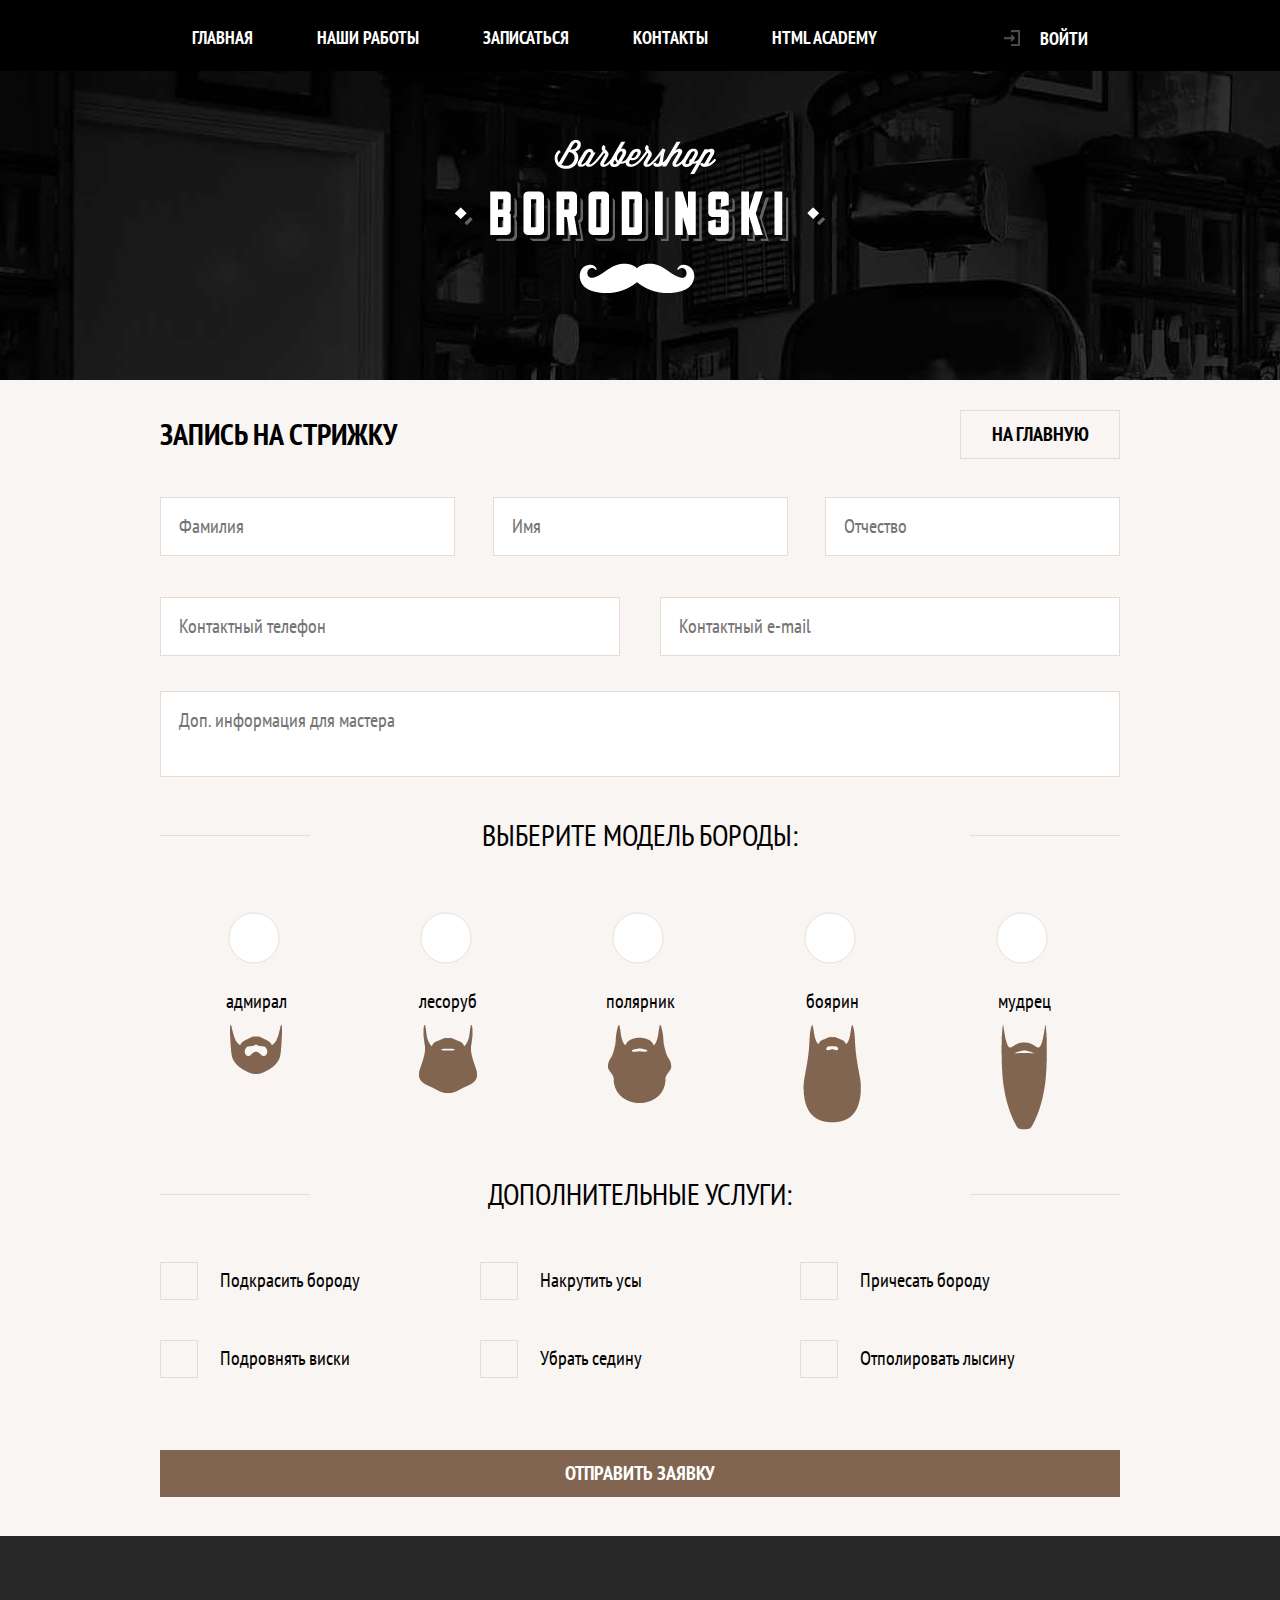
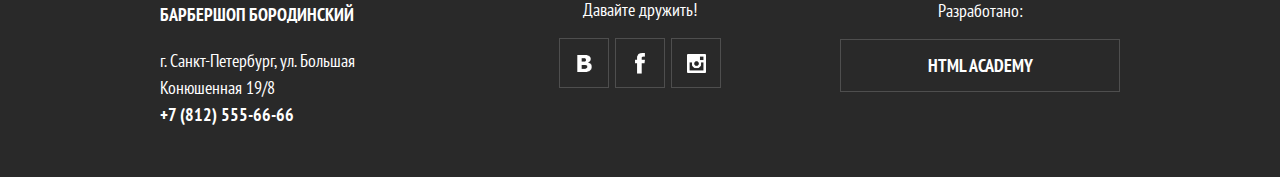
<file: sign-up.html>
<!DOCTYPE html>
<html lang="en">

<head>
    <meta charset="UTF-8">
    <meta name="viewport" content="width=device-width, initial-scale=1.0">
    <!-- правильный viewport тэг -->
    <title>Borodinski - barbershop</title>
    <link rel="stylesheet" href="./css/app.min.css">

    <link href="https://fonts.googleapis.com/css2?family=PT+Sans+Narrow:wght@400;700&display=swap" rel="stylesheet">
</head>

<body>
    <header class="page-header">
        <a href="index.html" class="page-header__logo">
            <picture>
                <source media="(min-width: 1200px)" srcset="img/dest/svg/logotype-desktop.svg">
                <source media="(min-width: 768px)" srcset="img/dest/svg/logotype-tablet.svg">
                <img class="page-header__logo-image" src="img/dest/svg/logotype-mobile.svg" alt="Барбершоп Бородинский логотип">
            </picture>
        </a>

        <nav class="main-nav main-nav--closed">
            <div class="main-nav__wrapper">
                <button class="main-nav__toggle" type="button"><span class="visually-hidden">Открыть
                        меню</span></button>
                <div class="main-nav__wrapper">
                    <ul class="main-nav__list site-list">
                        <li class="site-list__item site-list__item--active"><a>Главная</a></li>
                        <li class="site-list__item "><a href="works.html">Наши работы</a></li>
                        <li class="site-list__item"><a href="sign-up.html">Записаться</a></li>
                        <li class="site-list__item"><a href="#contacts_ancor">Контакты</a></li>
                        <li class="site-list__item"><a href="htmlacademy.ru/">HTML Academy</a></li>
                    </ul>
                    <ul class="main-nav__list user-list">
                        <li class="user-list__item"><a href="login.html" class="user-list__login">
                                <svg class="user-list__login-icon" xmlns="http://www.w3.org/2000/svg"
                                    xmlns:xlink="http://www.w3.org/1999/xlink" width="16" height="16"
                                    viewBox="0 0 16 16">
                                    <image id="login.svg" class="cls-1" width="16" height="16"
                                        xlink:href="[data-uri]" />
                                </svg>
                                Войти</a>
                        </li>
                    </ul>
                </div>
            </div>
        </nav>
    </header>


    <h1 class="visually-hidden">Барбершоп "Бородинский" - истинно мужская классика</h1>
    <section class="form-sign-up">
        <div class="form-sign-up__wrapper">
            <div class="form-sign-up__title-wrapper title__wrapper">
                <h2 class="form-sign-up__title title">Запись на стрижку</h2>
                <a href="index.html" class="form-sign-up__button button button--white">На главную</a>
            </div>
            <form action="#" id="form" class="form">
                <div class="form-sign-up__name-fields">
                    <input class="form-sign-up__input-text" type="text" placeholder="Фамилия" name="soname">
                    <input class="form-sign-up__input-text" type="text" placeholder="Имя" name="name">
                    <input class="form-sign-up__input-text" type="text" placeholder="Отчество" name="middle-name">
                </div>
                <div class="form-sign-up__contacts-fields">
                    <input class="form-sign-up__input-text" type="tel" placeholder="Контактный телефон" name="tel">
                    <input class="form-sign-up__input-text" type="email" placeholder="Контактный e-mail" name="e-mail">
                </div>
                <div class="form-sign-up__add-info">
                    <textarea class="form-sign-up__input-text form-sign-up__input-textarea" wrap="soft" placeholder="Доп. информация для мастера"></textarea>
                </div>


                <h3 class="form-sign-up__select-title">Выберите модель бороды:</h3>
                <div class="form-sign-up__beard-radio">
                    <p> 
                        <svg height="100" width="100" class="form-sign-up__radio-svg">
                            <circle cx="50" cy="50" r="25" stroke="#e8e1d9" stroke-width="1" fill="#ffffff" />
                            <circle cx="50" cy="50" r="9" stroke="#e8e1d9" stroke-width="1" fill="#ffffff" class="sub-circle"/>
                         </svg>
                        <input type="radio" name="beard" value="admiral" id="admiralBeard" class="form-sign-up__input-radio" checked>
                        <label for="admiralBeard"><span>адмирал</span></label>
                        <img src="img/dest/svg/sign-up/beard-1.svg" alt="Борода адмирал">
                    </p>
                    <p>
                        <svg height="100" width="100" class="form-sign-up__radio-svg">
                            <circle cx="50" cy="50" r="25" stroke="#e8e1d9" stroke-width="1" fill="#ffffff" />
                            <circle cx="50" cy="50" r="9" stroke="#e8e1d9" stroke-width="1" fill="#ffffff" class="sub-circle"/>
                         </svg>
                        <input type="radio" name="beard" value="lumberjack" id="lumberjackBeard" class="form-sign-up__input-radio">
                        <label for="lumberjackBeard"><span>лесоруб</span></label>
                        <img src="img/dest/svg/sign-up/beard-2.svg" alt="Борода лесоруба">
                    </p>
                    <p>
                        <svg height="100" width="100" class="form-sign-up__radio-svg">
                            <circle cx="50" cy="50" r="25" stroke="#e8e1d9" stroke-width="1" fill="#ffffff" />
                            <circle cx="50" cy="50" r="9" stroke="#e8e1d9" stroke-width="1" fill="#ffffff" class="sub-circle"/>
                         </svg>
                        <input type="radio" name="beard" value="polar" id="polarBeard" class="form-sign-up__input-radio">
                        <label for="polarBeard"><span>полярник</span></label>
                        <img src="img/dest/svg/sign-up/beard-3.svg" alt="Борода полярника">
                    </p>
                    <p>
                        <svg height="100" width="100" class="form-sign-up__radio-svg">
                            <circle cx="50" cy="50" r="25" stroke="#e8e1d9" stroke-width="1" fill="#ffffff" />
                            <circle cx="50" cy="50" r="9" stroke="#e8e1d9" stroke-width="1" fill="#ffffff" class="sub-circle"/>
                         </svg>
                        <input type="radio" name="beard" value="boyar" id="boyarBeard" class="form-sign-up__input-radio">
                        <label for="boyarBeard"><span>боярин</span></label>
                        <img src="img/dest/svg/sign-up/beard-4.svg" alt="Борода боярина">
                    </p>
                    <p>
                        <svg height="100" width="100" class="form-sign-up__radio-svg">
                            <circle cx="50" cy="50" r="25" stroke="#e8e1d9" stroke-width="1" fill="#ffffff" />
                            <circle cx="50" cy="50" r="9" stroke="#e8e1d9" stroke-width="1" fill="#ffffff" class="sub-circle"/>
                         </svg>
                        <input type="radio" name="beard" value="sage" id="sageBeard" class="form-sign-up__input-radio">
                        <label for="sageBeard"><span>мудрец</span></label>
                        <img src="img/dest/svg/sign-up/beard-5.svg" alt="Борода мудреца">
                    </p>
                    
                </div>


                <!-- this -->
                <h3 class="form-sign-up__select-title">Дополнительные услуги:</h3>
                <div class="form-sign-up__additional-service">
                    <p> 
                        <input type="checkbox" value="paint-beard" id="formPaintBeard" class="form-sign-up__additional-service__checkbox">
                        <label for="formPaintBeard"><span>Подкрасить бороду</span></label>
                    </p>
                    <p>
                        <input type="checkbox" value="twist-mustache" id="formTwistMustache" class="form-sign-up__additional-service__checkbox">
                        <label for="formTwistMustache"><span>Накрутить усы</span></label>
                    </p>
                    <p>
                        <input type="checkbox" value="comb-beard" id="formCombBeard" class="form-sign-up__additional-service__checkbox">
                        <label for="formCombBeard"><span>Причесать бороду</span></label>
                    </p>
                    <p>
                        <input type="checkbox" value="trim" id="formTrim" class="form-sign-up__additional-service__checkbox">
                        <label for="formTrim"><span>Подровнять виски</span></label>
                    </p>
                    <p>
                        <input type="checkbox" value="remove-gray-hair" id="formRemoveGrayHair" class="form-sign-up__additional-service__checkbox">
                        <label for="formRemoveGrayHair"><span>Убрать седину</span></label>
                    </p>
                    <p>
                        <input type="checkbox" value="polish-bald-head" id="formPolishBaldHead" class="form-sign-up__additional-service__checkbox">
                        <label for="formPolishBaldHead"><span>Отполировать лысину</span></label>
                    </p>    
                </div>
                <button type="submit" class="form-sign-up__submit button button--brown">Отправить заявку</button>
            </form>
        </div>
    </section>

    <footer class="footer">
        <a name="contacts_ancor" class="visually-hidden"></a>
        <div class="contacts">
            <address class="contacts__addr">
                <b class="footer__name-org">Барбершоп Бородинский</b>
                <p class="footer__adress">г. Санкт-Петербург, ул. Большая<br /> Конюшенная 19/8</p>
            </address>
            <div class="block-link"><a href="tel:+78125556666">+7 (812) 555-66-66</a></div>
        </div>

        <div class="social">
            <div class="social__inner">
                <h3 class="social__inner-title">Давайте дружить!</h3>
                <div class="social__block social__block--vk">
                    <img src="./img/dest/vk-icon.png" alt="" class="social__block__img">
                </div>
                <div class="social__block social__block--fb">
                    <img src="./img/dest/facebook-icon.png" alt="" class="social__block__img">
                </div>
                <div class="social__block social__block--inst">
                    <img src="./img/dest/insta-icon.png" alt="" class="social__block__img">
                </div>
            </div>
        </div>
        <div class="developer">
            <b class="developer__title">Разработано:</b>
            <div class="block-link"><a href="">HTML ACADEMY</a></div>
        </div>
    </footer>


    <!-- Окно регистрации-->

    <div class="autorization__wrapper visually-hidden  ">
        <div class="autorization">
            <form action="#" class="autorization__form">
                <h2 class="autorization__title">Личный кабинет</h2>
                <span class="autorization__desc">Введите свой логин и пароль, чтобы войти</span>
                <p>
                    <label class="visually-hidden" for="autorization__login">Логин</label>
                    <input type="text" id="autorization__login" class="autorization-field autorization__login" name="login" placeholder="Логин">
                </p>
                <p>
                    <label class="visually-hidden" for="autorization__password">Пароль</label>
                    <input type="password" id="autorization__password" class="autorization-field autorization__password" placeholder="Пароль">
                </p>


                <div class="autorization__options">
                    <label class="autorization__label">
                        <input type="checkbox" class="checkbox">
                        <span class="checkbox__span"></span>
                        Запомните меня
                    </label>
                    <a href="#" class="autorization__forgot">Я забыл пароль!</a>
                </div>
                <div class="autorization__buttons">
                    <button class="button button--brown button--enter">Войти <span>&nbsp;в личный кабинет</span></button>
                    <button class="button button--white button--close">Закрыть</button>
                </div>
            </form>
            <div class="cross">
                <span class="cross45"></span>
                <span class="cross-45"></span>
            </div>
        </div>
    </div>

    <!-- Модальные окна статусы формы с усами -->
    <div class="modal visually-hidden">
        <div class="modal-success">
            <h2 class="modal-title">Это успех!</h2>
            <p class="modal-text">Ваша заявка отправлена. <br>
                Ожидайте, мы свяжемся с вами как только 
                будет <br> минутка.</p>
            <button class="button button--brown modal-button">Закрыть Окно</button>   
        </div>
        <div class="modal-failure">
            <h2 class="modal-title">Неудача</h2>
            <p class="modal-text">Что-то пошло не так. <br> Проверьте выделенные <br> красным поля формы.</p>
            <button class="button button--brown modal-button">ОК</button>
        </div>
    </div>
    
    <div class="overlay visually-hidden"></div>


    <script  src="./js/app.min.js"></script>

</body>

</html>
</file>
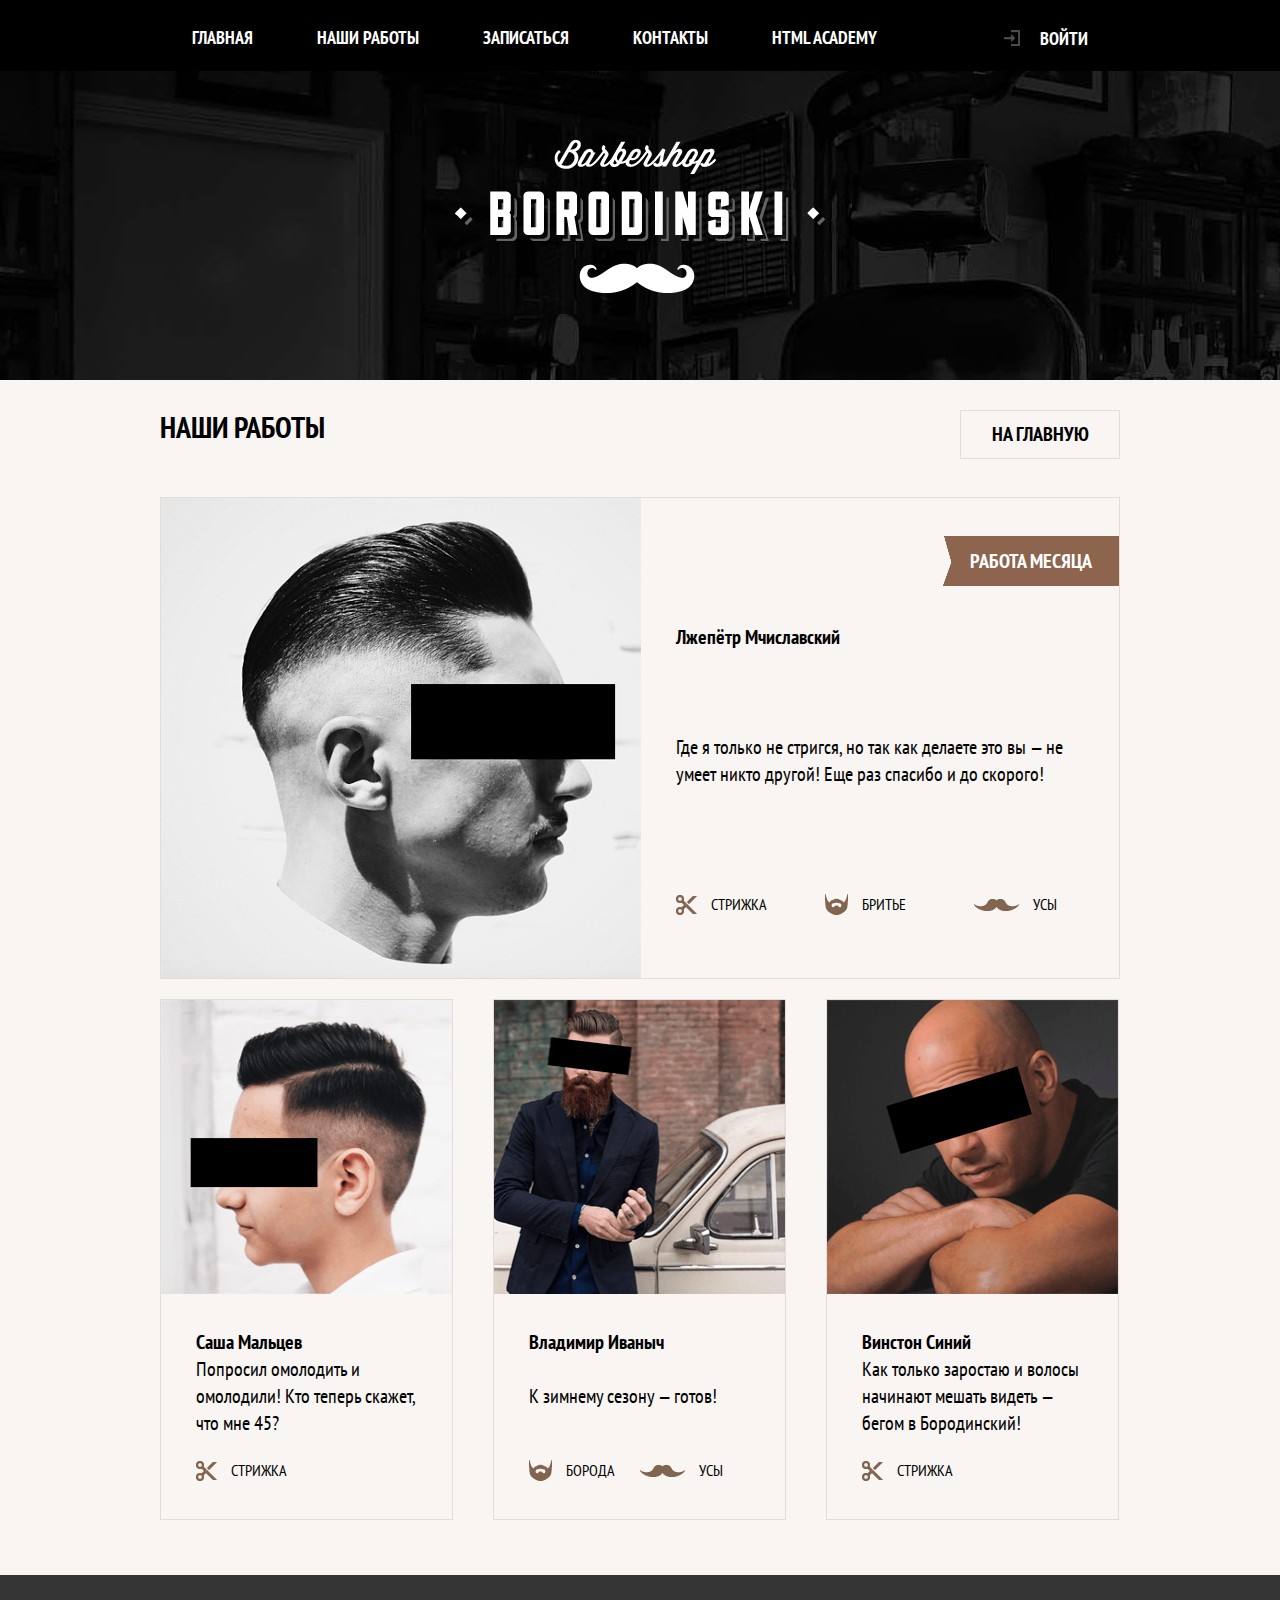
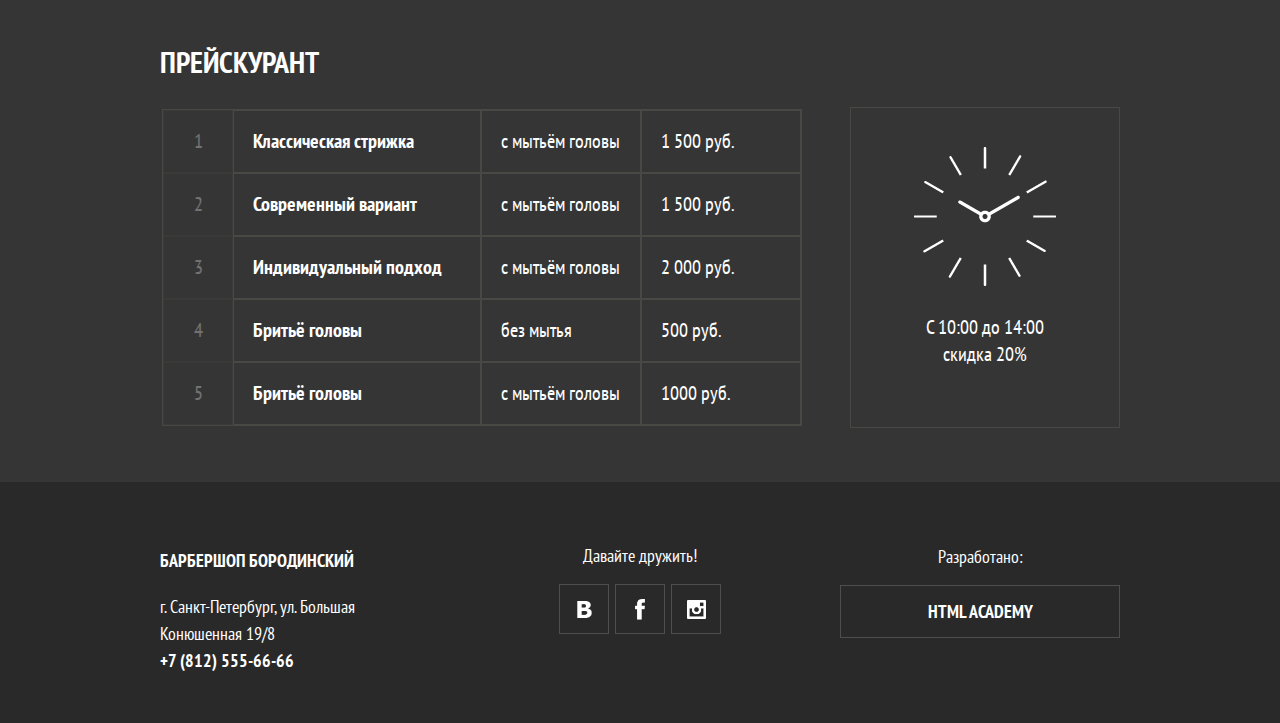
<file: works.html>
<!DOCTYPE html>
<html lang="en">

<head>
    <meta charset="UTF-8">
    <meta name="viewport" content="width=device-width, initial-scale=1.0">
    <!-- правильный viewport тэг -->
    <title>Borodinski - barbershop</title>
    <link rel="stylesheet" href="./css/app.min.css">

    <link href="https://fonts.googleapis.com/css2?family=PT+Sans+Narrow:wght@400;700&display=swap" rel="stylesheet">
</head>

<body>
    <header class="page-header">
        <a href="index.html" class="page-header__logo">
            <picture>
                <source media="(min-width: 1200px)" srcset="img/dest/svg/logotype-desktop.svg">
                <source media="(min-width: 768px)" srcset="img/dest/svg/logotype-tablet.svg">
                <img class="page-header__logo-image" src="img/dest/svg/logotype-mobile.svg" alt="Барбершоп Бородинский логотип">
            </picture>
        </a>

        <nav class="main-nav main-nav--closed">
            <div class="main-nav__wrapper">
                <button class="main-nav__toggle" type="button"><span class="visually-hidden">Открыть
                        меню</span></button>
                <div class="main-nav__wrapper">
                    <ul class="main-nav__list site-list">
                        <li class="site-list__item site-list__item--active"><a>Главная</a></li>
                        <li class="site-list__item "><a href="works.html">Наши работы</a></li>
                        <li class="site-list__item"><a href="sign-up.html">Записаться</a></li>
                        <li class="site-list__item"><a href="#contacts_ancor">Контакты</a></li>
                        <li class="site-list__item"><a href="htmlacademy.ru/">HTML Academy</a></li>
                    </ul>
                    <ul class="main-nav__list user-list">
                        <li class="user-list__item"><a href="login.html" class="user-list__login">
                                <svg class="user-list__login-icon" xmlns="http://www.w3.org/2000/svg"
                                    xmlns:xlink="http://www.w3.org/1999/xlink" width="16" height="16"
                                    viewBox="0 0 16 16">
                                    <image id="login.svg" class="cls-1" width="16" height="16"
                                        xlink:href="[data-uri]" />
                                </svg>
                                Войти</a>
                        </li>
                    </ul>
                </div>
            </div>
        </nav>
    </header>




    <h1 class="visually-hidden">Барбершоп "Бородинский" - истинно мужская классика</h1>
    <section class="works">
        <div class="works__wrapper">
            <div class="works__title-wrapper title__wrapper">
                <h2 class="works_title title">Наши работы</h2>
                <a href="index.html" class="works__button button button button--white">На главную</a>
            </div>
            
            <article class="works__card works__card-work-of-mounth"> 
                <picture>
                    <source media="(min-width:1200px)" srcset="img/dest/png/works/works-of-mounth-desktop.png 1x, img/dest/png/works/works-of-mounth-desktop-2x.png 2x">
                    <source media="(min-width:768px)" srcset="img/dest/png/works/works-of-mounth-tablet.png 1x, img/dest/png/works/works-of-mounth-tablet-2x.png 2x">
                    <img  class="works__img works__img-of-mounth" src="img/dest/png/works/works-of-mounth-mobile.png" srcset="img/dest/png/works/works-of-mounth-tablet-2x.png 2x" alt="Причёска">
                </picture>

                <div class="works__card-desc-box">
                    <h3 class="works__card-title-name works__card-title-name__img-of-mounth">Лжепётр Мчиславский</h3>
                    <p class="works__card-desctiption">
                        Где я только не стригся, но так как делаете это вы — не умеет никто другой! Еще раз спасибо и до
                        скорого!
                    </p>
                    <div class="works__card-icons-box">
                        <div class="works__card-icon-box__item">
                            <img src="img/dest/svg/works/scissors-icon.svg" alt="scissor-ico" width="21" height="20">
                            <span>Стрижка</span>
                        </div>
                        <div class="works__card-icon-box__item">
                            <img src="img/dest/svg/works/beard-icon.svg" alt="beard-ico" width="23" height="21">
                            <span>Бритье</span>
                        </div>
                        <div class="works__card-icon-box__item">
                            <img src="img/dest/svg/works/mustache-icon.svg" alt="mustache-ico" width="45" height="12">
                            <span>Усы</span>
                        </div>
                    </div>
                </div>

            </article>

            <article class="works__card">

                <picture>
                    <source media="(min-width:1200px)" srcset="img/dest/png/works/works-1pic-desktop.png 1x, img/dest/png/works/works-1pic-desktop-2x.png 2x ">
                    <source media="(min-width:768px)" srcset="img/dest/png/works/works-1pic-tablet.png 1x, img/dest/png/works/works-1pic-tablet-2x.png 2x">
                    <img class="works__img" src="img/dest/png/works/works-1pic-mobile.png" srcset="img/dest/png/works/works-1pic-mobile-2x.png 2x" alt="Причёска два">
                </picture>

                <div class="works__card-desc-box">
                    <h3 class="works__card-title-name">Саша Мальцев</h3>
                    <p class="works__card-desctiption">
                        Попросил омолодить и омолодили! Кто теперь скажет, что мне 45?
                    </p>
                    <div class="works__card-icons-box">
                        <div class="works__card-icon-box__item">
                            <img src="img/dest/svg/works/scissors-icon.svg" alt="scissor-ico" width="21" height="20">
                            <span>Стрижка</span>
                        </div>
                    </div>
                </div>

            </article>
            <article class="works__card">

                <picture>
                    <source media="(min-width:1200px)" srcset="img/dest/png/works/works-2pic-desktop.png 1x, img/dest/png/works/works-2pic-desktop-2x.png 2x">
                    <source media="(min-width:768px)" srcset="img/dest/png/works/works-2pic-tablet.png, img/dest/png/works/works-2pic-tablet-2x.png 2x">
                    <img  class="works__img" src="img/dest/png/works/works-2pic-mobile.png" srcset="img/dest/png/works/works-2pic-mobile-2x.png 2x" alt="Причёска три">
                </picture>

                <div class="works__card-desc-box">
                    <h3 class="works__card-title-name">Владимир Иваныч</h3>
                    <p class="works__card-desctiption">
                        К зимнему сезону — готов!
                    </p>
                    <div class="works__card-icons-box">
                        <div class="works__card-icon-box__item">
                            <img src="img/dest/svg/works/beard-icon.svg" alt="beard-ico" width="23" height="21">
                            <span>Борода</span>
                        </div>
                        <div class="works__card-icon-box__item">
                            <img src="img/dest/svg/works/mustache-icon.svg" alt="mustache-ico" width="45" height="12">
                            <span>Усы</span>
                        </div>
                    </div>
                </div>

            </article>

            <article class="works__card">

                <picture>
                    <source media="(min-width:1200px)" srcset="img/dest/png/works/works-3pic-desktop.png 1x, img/dest/png/works/works-3pic-desktop-2x.png 2x">
                    <source media="(min-width:768px)" srcset="img/dest/png/works/works-3pic-tablet.png 1x, img/dest/png/works/works-3pic-tablet-2x.png 2x">
                    <img  class="works__img" src="img/dest/png/works/works-3pic-mobile.png" srcset="img/dest/png/works/works-3pic-mobile-2x.png 2x" alt="Причёска три">
                </picture>

                <div class="works__card-desc-box">
                    <h3 class="works__card-title-name">Винстон Синий</h3>
                    <p class="works__card-desctiption">
                        Как только заростаю и волосы начинают мешать видеть — бегом в Бородинский!
                    </p>
                    <div class="works__card-icons-box">
                        <div class="works__card-icon-box__item">
                            <img src="img/dest/svg/works/scissors-icon.svg" alt="scissor-ico" width="21" height="20">
                            <span>Стрижка</span>
                        </div>
                    </div>
                </div>

            </article>
        </div>
    </section>

    <section class="price">
        <div class="price__wrapper">
            <h2 class="price__title title">Прейскурант</h2>
            <table class="price-list">
                <tr>
                    <td class="price-list__id">1</td>
                    <td class="price-list__title">Классическая стрижка <br> <span class="price-list__title-span">(с мытьём головы)</span></td>

                    <td class="price-list__wash-head">с мытьём головы</td>
                    <td class="price-list__value">1 500 руб.</td>
                </tr>
                <tr>
                    <td class="price-list__id">2</td>
                    <td class="price-list__title">Современный вариант <br> <span class="price-list__title-span">(с мытьём головы)</span></td>

                    <td class="price-list__wash-head">с мытьём головы</td>
                    <td class="price-list__value">1 500 руб.</td>
                </tr>
                <tr>
                    <td class="price-list__id">3</td>
                    <td class="price-list__title">Индивидуальный подход <br> <span class="price-list__title-span">(с мытьём головы)</span></td>

                    <td class="price-list__wash-head">с мытьём головы</td>
                    <td class="price-list__value">2 000 руб.</td>
                </tr>
                <tr>
                    <td class="price-list__id">4</td>
                    <td class="price-list__title">Бритьё головы <br> <span class="price-list__title-span">(без мытья)</span></td>

                    <td class="price-list__wash-head">без мытья</td>
                    <td class="price-list__value">500 руб.</td>
                </tr>
                <tr>
                    <td class="price-list__id">5</td>
                    <td class="price-list__title">Бритьё головы <br> <span class="price-list__title-span">(с мытьём)</span></td>

                    <td class="price-list__wash-head">с мытьём головы</td>
                    <td class="price-list__value">1000 руб.</td>
                </tr>
            </table>

            <article class="clock-price">
                <div class="clock">
                    <picture>
                        <source media="(min-width:1200px)" srcset="./img/dest/png/works/clock-desctop.png">
                        <source media="(min-width:768px)" srcset="./img/dest/png/works/clock-tablet.png">
                        <img src="./img/dest/png/works/clock-mobile.png" alt="clock" width="58" height="57">
                    </picture>
                </div>
                <div class="clock-price__discount">
                    <p>
                        C 10:00 до 14:00 <br>
                        скидка 20%
                    </p>
                </div>
            </article>
        </div>
    </section>


    <footer class="footer">
        <a name="contacts_ancor" class="visually-hidden"></a>
        <div class="contacts">
            <address class="contacts__addr">
                <b class="footer__name-org">Барбершоп Бородинский</b>
                <p class="footer__adress">г. Санкт-Петербург, ул. Большая<br /> Конюшенная 19/8</p>
            </address>
            <div class="block-link"><a href="tel:+78125556666">+7 (812) 555-66-66</a></div>
        </div>

        <div class="social">
            <div class="social__inner">
                <h3 class="social__inner-title">Давайте дружить!</h3>
                <div class="social__block social__block--vk">
                    <img src="./img/dest/vk-icon.png" alt="" class="social__block__img">
                </div>
                <div class="social__block social__block--fb">
                    <img src="./img/dest/facebook-icon.png" alt="" class="social__block__img">
                </div>
                <div class="social__block social__block--inst">
                    <img src="./img/dest/insta-icon.png" alt="" class="social__block__img">
                </div>
            </div>
        </div>
        <div class="developer">
            <b class="developer__title">Разработано:</b>
            <div class="block-link"><a href="">HTML ACADEMY</a></div>
        </div>
    </footer>


    <!-- Окно регистрации-->

    <div class="autorization__wrapper visually-hidden  ">
        <div class="autorization">
            <form action="#" class="autorization__form">
                <h2 class="autorization__title">Личный кабинет</h2>
                <span class="autorization__desc">Введите свой логин и пароль, чтобы войти</span>
                <p>
                    <label class="visually-hidden" for="autorization__login">Логин</label>
                    <input type="text" id="autorization__login" class="autorization-field autorization__login" name="login" placeholder="Логин">
                </p>
                <p>
                    <label class="visually-hidden" for="autorization__password">Пароль</label>
                    <input type="password" id="autorization__password" class="autorization-field autorization__password" placeholder="Пароль">
                </p>


                <div class="autorization__options">
                    <label class="autorization__label">
                        <input type="checkbox" class="checkbox">
                        <span class="checkbox__span"></span>
                        Запомните меня
                    </label>
                    <a href="#" class="autorization__forgot">Я забыл пароль!</a>
                </div>
                <div class="autorization__buttons">
                    <button class="button button--brown button--enter">Войти <span>&nbsp;в личный кабинет</span></button>
                    <button class="button button--white button--close">Закрыть</button>
                </div>
            </form>
            <div class="cross">
                <span class="cross45"></span>
                <span class="cross-45"></span>
            </div>
        </div>
    </div>
    <div class="overlay visually-hidden"></div>


    <script  src="./js/app.min.js"></script>

</body>

</html>
</file>
<file: css/app.min.css>
body{position:relative;min-width:320px;margin:0;padding:0;font-size:18px;line-height:27px;font-family:Arial,sans-serif;color:#444;font-style:normal;-webkit-box-sizing:border-box;box-sizing:border-box;background:#292929;background-size:720px auto}.visually-hidden:not(:focus):not(:active){position:absolute;width:1px;height:1px;margin:-1px;border:0;padding:0;white-space:nowrap;-webkit-clip-path:inset(100%);clip-path:inset(100%);clip:rect(0,0,0,0);overflow:hidden}.href_ancor{display:none}@media (min-width:768px){body{background:#292929 url(../img/dest/bb-desktop.jpg) no-repeat 50% 0;background-position:center -10px}}@media (min-width:1200px){body{background:#292929 url(../img/dest/bb-desktop.jpg) no-repeat;background-position:-380px 10px}}.page-header{display:-webkit-box;display:-ms-flexbox;display:flex;-webkit-box-orient:vertical;-webkit-box-direction:normal;-ms-flex-direction:column;flex-direction:column}.page-header__logo{margin:0 auto}.page-header__logo-image{padding:29px 0 26px;width:226px;height:30px}@media (min-width:768px){.page-header{padding-bottom:20px}.page-header__logo{-webkit-box-ordinal-group:3;-ms-flex-order:2;order:2;margin-bottom:420px}.page-header__logo .page-header__logo-image{width:370px;height:101px}}@media (min-width:1200px){.page-header__logo .page-header__logo-image{width:370px;height:153px}}.main-nav{position:relative;width:100%;margin:0 auto;min-height:51px;background-color:#826550}.main-nav__list{list-style:none;padding:0;margin:0;width:250px}.main-nav__toggle{position:absolute;top:0;right:0;z-index:2;display:block;width:70px;height:50px;background-color:#6a4d38;cursor:pointer;border:none}.main-nav__toggle:active,.main-nav__toggle:hover{background-color:#624530}.main-nav--closed .main-nav__toggle::before{content:'';position:absolute;top:15px;left:17px;width:36px;height:2px;background-color:#fff;-webkit-box-shadow:0 8px 0 0 #fff,0 16px 0 0 #fff;box-shadow:0 8px 0 0 #fff,0 16px 0 0 #fff}.main-nav--closed .main-nav__toggle:active::before{background-color:rgba(255,255,255,.3);-webkit-box-shadow:0 8px 0 0 rgba(255,255,255,.3),0 16px 0 0 rgba(255,255,255,.3);box-shadow:0 8px 0 0 rgba(255,255,255,.3),0 16px 0 0 rgba(255,255,255,.3)}.main-nav--opened .main-nav__toggle{top:0;left:auto;right:250px}.main-nav--opened .main-nav__toggle::after,.main-nav--opened .main-nav__toggle::before{content:'';position:absolute;top:24px;left:18px;width:36px;height:2px;background-color:#fff}.main-nav--opened .main-nav__toggle::before{-webkit-transform:rotate(45deg);-ms-transform:rotate(45deg);transform:rotate(45deg)}.main-nav--opened .main-nav__toggle::after{-webkit-transform:rotate(-45deg);-ms-transform:rotate(-45deg);transform:rotate(-45deg)}@media (max-width:767px){.main-nav--closed .site-list__item{display:none}.main-nav--closed .site-list__item--active{display:block;position:absolute;left:42%}.main-nav--closed .site-list__item--active a{display:block;text-align:center}.main-nav--closed .user-list__item{display:none}.main-nav--opened .main-nav__wrapper{position:absolute;top:0;right:0;left:70;z-index:10;min-height:80vh;background-color:#6a4d38}.main-nav--opened .site-list__item{background-color:#826550}.main-nav--opened .main-nav__wrapper::before{content:'';position:absolute;left:0;top:0;z-index:2;width:7px;height:100%;-webkit-box-shadow:inset 4px 0 7px -2px rgba(0,0,0,.4);box-shadow:inset 4px 0 7px -2px rgba(0,0,0,.4)}}@media (min-width:768px){.main-nav__toggle{display:none}.main-nav{width:100%;height:70px;margin-bottom:40px;border-bottom:1px solid transparent;background-color:#000}.main-nav__wrapper{display:-webkit-box;display:-ms-flexbox;display:flex;-webkit-box-pack:justify;-ms-flex-pack:justify;justify-content:space-between;width:640px;margin:0 auto}.main-nav__list{display:-webkit-box;display:-ms-flexbox;display:flex;-webkit-box-pack:justify;-ms-flex-pack:justify;justify-content:space-between}}@media (min-width:1200px){.main-nav__wrapper{width:960px}}.site-list__item{-webkit-box-sizing:border-box;box-sizing:border-box;height:50px;padding:11px 0 16px 22px;border-top:1px solid #886e5b;border-bottom:1px solid #71543f;margin:0 auto}.site-list__item a{text-decoration:none;cursor:pointer;font-family:'PT Sans Narrow',sans-serif;text-transform:uppercase;font-size:18px;line-height:24px;font-weight:700;letter-spacing:normal;color:#fff}.site-list__item:hover{background-color:#624530}.site-list__item--active{padding-left:20px}@media (min-width:768px){.site-list{display:-webkit-box;display:-ms-flexbox;display:flex}.site-list .site-list__item{border:none;padding:0;padding-top:25px;margin:0;margin-right:32px;height:73px}.site-list .site-list__item a{white-space:nowrap}.site-list .site-list__item a:hover{color:#826550}.site-list__item:hover{background-color:transparent}.site-list .site-list__item--active{border-bottom:3px solid #826550}}@media (min-width:1200px){.site-list{margin-left:32px}.site-list .site-list__item{margin-right:64px}.site-list__item:hover{background-color:#fff;color:#000}.site-list__item:hover a:hover{color:inherit}.site-list .site-list__item--active{border:none}}.user-list__item{background-color:#6a4d38}.user-list__item a{text-decoration:none;cursor:pointer;font-family:'PT Sans Narrow',sans-serif;text-transform:uppercase;font-size:18px;line-height:24px;font-weight:700;letter-spacing:normal;color:#fff;text-transform:none;font-weight:400;position:relative;display:block;padding:17px 21px;padding-left:49px}.user-list__login-icon{position:absolute;top:19px;left:21px;width:16px;height:16px}@media (min-width:768px){.user-list{width:auto}.user-list__item{background-color:inherit;padding-top:25px}.user-list__item a{padding:0;padding-left:16px;white-space:nowrap}.user-list__item a:not(.user-list__login-icon){color:#000}.user-list__login-icon{top:0;padding-top:5px}.user-list__login-icon polygon{fill:#fff}.user-list__login-icon polygon{fill:red}}@media (min-width:1200px){.user-list__item{padding-right:32px}.user-list__item a{padding-top:2px;padding-left:36px;font-family:'PT Sans Narrow',sans-serif;text-transform:uppercase;font-size:18px;line-height:24px;font-weight:700;letter-spacing:normal;color:#fff}.user-list__item a:not(.user-list__login-icon){color:#fff}.user-list__login-icon{left:0}}.footer{display:-webkit-box;display:-ms-flexbox;display:flex;-webkit-box-orient:vertical;-webkit-box-direction:normal;-ms-flex-direction:column;flex-direction:column;-webkit-box-align:center;-ms-flex-align:center;align-items:center;background-color:#292929;padding-top:35px}.contacts{text-align:center;display:-webkit-box;display:-ms-flexbox;display:flex;-webkit-box-orient:vertical;-webkit-box-direction:normal;-ms-flex-direction:column;flex-direction:column}.footer__name-org{font-family:'PT Sans Narrow',sans-serif;font-size:18px;line-height:27px;font-weight:700;letter-spacing:normal;color:#fff;font-style:normal}.footer__adress{font-family:'PT Sans Narrow',sans-serif;font-size:18px;line-height:27px;font-weight:400;letter-spacing:normal;color:#fff;font-style:normal}.block-link{border:solid 1px #4e4e4e;padding:12px 74px}.block-link:hover{background-color:#515151;cursor:pointer}.block-link a{font-family:'PT Sans Narrow',sans-serif;font-size:18px;line-height:27px;font-weight:700;letter-spacing:normal;color:#fff;font-style:normal;text-decoration:none}.social{display:-webkit-box;display:-ms-flexbox;display:flex;-webkit-box-pack:center;-ms-flex-pack:center;justify-content:center;width:100%}.social__inner{display:-webkit-box;display:-ms-flexbox;display:flex}.social__inner-title{display:none}.social__block{margin-top:26px;border:solid 1px #4e4e4e;display:-webkit-box;display:-ms-flexbox;display:flex;-webkit-box-pack:center;-ms-flex-pack:center;justify-content:center;width:108px;-webkit-box-sizing:border-box;box-sizing:border-box}.social__block:hover{cursor:pointer;background-color:#515151}.social__block img{margin:0;padding:28px 0 28px}.social__block--vk img{margin-top:5px}.developer{margin-top:35px;display:-webkit-box;display:-ms-flexbox;display:flex;-webkit-box-orient:vertical;-webkit-box-direction:normal;-ms-flex-direction:column;flex-direction:column}.developer__title{font-family:'PT Sans Narrow',sans-serif;font-size:18px;line-height:27px;font-weight:400;letter-spacing:normal;color:#fff;font-style:normal;-ms-flex-item-align:center;-ms-grid-row-align:center;align-self:center;margin-bottom:15px}.developer .block-link{width:280px;margin-bottom:25px;display:-webkit-box;display:-ms-flexbox;display:flex;-webkit-box-pack:center;-ms-flex-pack:center;justify-content:center;-webkit-box-sizing:border-box;box-sizing:border-box}@media (min-width:768px){.footer{-webkit-box-orient:horizontal;-webkit-box-direction:normal;-ms-flex-direction:row;flex-direction:row;-ms-flex-wrap:wrap;flex-wrap:wrap;margin:0 auto;padding-top:30px;-webkit-box-pack:justify;-ms-flex-pack:justify;justify-content:space-between;width:640px}.footer__name-org{text-transform:uppercase}.contacts .block-link{display:none}.contacts__addr{text-align:left}.contacts{-webkit-box-ordinal-group:2;-ms-flex-order:1;order:1;padding-top:30px}.developer{-webkit-box-ordinal-group:3;-ms-flex-order:2;order:2;margin-top:30px}.social{-webkit-box-ordinal-group:4;-ms-flex-order:3;order:3;width:640px;-webkit-box-pack:justify;-ms-flex-pack:justify;justify-content:space-between;margin-bottom:59px}.social__block{display:-webkit-box;display:-ms-flexbox;display:flex;-webkit-box-pack:center;-ms-flex-pack:center;justify-content:center;width:214px}.social__block img{padding:28px 0 28px}}@media (min-width:1200px){.footer{width:960px;-ms-flex-wrap:nowrap;flex-wrap:nowrap;-ms-flex-pack:distribute;justify-content:space-around;padding-bottom:30px}.footer__adress{margin-bottom:0}.contacts{-webkit-box-ordinal-group:2;-ms-flex-order:1;order:1;width:320px;padding-top:15px}.contacts .block-link{display:-webkit-box;display:-ms-flexbox;display:flex;border:none;padding:0;font-family:'PT Sans Narrow',sans-serif;font-size:18px;line-height:27px;font-weight:400;letter-spacing:normal;color:#fff;font-style:normal}.social{-webkit-box-ordinal-group:3;-ms-flex-order:2;order:2;width:320px;-ms-flex-wrap:wrap;flex-wrap:wrap}.social__inner{-ms-flex-wrap:wrap;flex-wrap:wrap;-webkit-box-pack:center;-ms-flex-pack:center;justify-content:center;margin-top:30px}.social__inner-title{font-family:'PT Sans Narrow',sans-serif;font-size:18px;line-height:27px;font-weight:400;letter-spacing:normal;color:#fff;font-style:normal;display:-webkit-box;display:-ms-flexbox;display:flex;width:320px;-webkit-box-pack:center;-ms-flex-pack:center;justify-content:center;margin:0;margin-bottom:15px}.social__block{width:50px;height:50px;margin-top:0;margin-right:6px;-webkit-box-orient:vertical;-webkit-box-direction:normal;-ms-flex-direction:column;flex-direction:column;-webkit-box-align:center;-ms-flex-align:center;align-items:center}.social__block:last-child{margin-right:0}.social__block img{padding:0;margin:0;width:15px;height:17px}.social__block--fb img{width:10px;height:21px}.social__block--inst img{width:19px;height:19px}.developer__title{display:-webkit-box;display:-ms-flexbox;display:flex;-webkit-box-pack:center;-ms-flex-pack:center;justify-content:center;width:280px}.developer{-webkit-box-ordinal-group:4;-ms-flex-order:3;order:3;-webkit-box-orient:horizontal;-webkit-box-direction:normal;-ms-flex-direction:row;flex-direction:row;-ms-flex-wrap:wrap;flex-wrap:wrap;-webkit-box-pack:end;-ms-flex-pack:end;justify-content:flex-end;width:320px;-webkit-box-align:center;-ms-flex-align:center;align-items:center;margin-top:0}}.title{font-family:'PT Sans Narrow',sans-serif;text-transform:uppercase;font-size:30px;line-height:34px;color:#000;font-weight:700;padding:0;text-align:center}.title__wrapper{display:-webkit-box;display:-ms-flexbox;display:flex;-webkit-box-pack:justify;-ms-flex-pack:justify;justify-content:space-between;width:100%;margin-bottom:38px;padding-top:30px}.overlay{position:absolute;top:0;left:0;width:100%;height:100%;z-index:99;background-color:rgba(41,41,41,.9);cursor:pointer}.cross{display:none}@media (min-width:768px){.cross{position:absolute;top:52px;right:-77px;width:33px;height:33px;cursor:pointer}.cross45{position:absolute;left:50%;width:2px;height:33px;background-color:#fff;-webkit-transform:rotate(45deg);-ms-transform:rotate(45deg);transform:rotate(45deg)}.cross-45{position:absolute;left:50%;width:2px;height:33px;background-color:#fff;-webkit-transform:rotate(-45deg);-ms-transform:rotate(-45deg);transform:rotate(-45deg)}}.modal{position:absolute;z-index:100;width:100%}.modal-failure,.modal-success{width:320px;margin:0 auto;display:-webkit-box;display:-ms-flexbox;display:flex;-webkit-box-orient:vertical;-webkit-box-direction:normal;-ms-flex-direction:column;flex-direction:column;-webkit-box-align:center;-ms-flex-align:center;align-items:center;-webkit-box-sizing:border-box;box-sizing:border-box;padding:47px;background-color:#fff}.modal-title{font-family:'PT Sans Narrow',sans-serif;font-size:40px;line-height:40px;color:#000;font-weight:700;text-transform:uppercase;text-align:center;padding:0;margin:0;margin-top:10px}.modal-text{font-family:'PT Sans Narrow',sans-serif;font-size:18px;line-height:27px;font-weight:400;letter-spacing:normal;color:#fff;font-style:normal;color:#000;text-align:center;padding:0;margin:0;margin-top:20px;margin-bottom:36px}.modal-button{margin-bottom:47px}@media (min-width:768px){.modal-failure,.modal-success{width:460px;margin:0 auto}}.decorative__triangle-white{fill:#fff;position:absolute;top:42px;left:-21px}.slider-toggles__toggle-transparrent{cursor:pointer}.button{display:-webkit-box;display:-ms-flexbox;display:flex;-webkit-box-pack:center;-ms-flex-pack:center;justify-content:center;width:160px;margin:0;padding:10px 20px;max-height:50px;overflow:hidden;-webkit-box-sizing:border-box;box-sizing:border-box;cursor:pointer;text-decoration:none;border:none;text-align:center}.button--white{font-family:'PT Sans Narrow',sans-serif;text-transform:uppercase;font-size:20px;line-height:27px;color:#000;font-weight:700;border:1px solid #e5ddd5}.button--brown{font-family:'PT Sans Narrow',sans-serif;text-transform:uppercase;font-size:20px;line-height:27px;color:#fff;font-weight:700;background-color:#826550}.button:hover{border-color:#d5c9bd}.button:active{background-color:#d5c9bd;color:#958c84}.autorization__wrapper{position:absolute;top:144px;z-index:100;width:100%}.autorization{position:relative;width:320px;margin:0 auto;padding:37px 20px;background-color:#f8f5f2;-webkit-box-sizing:border-box;box-sizing:border-box}.autorization__form{display:-webkit-box;display:-ms-flexbox;display:flex;-webkit-box-orient:vertical;-webkit-box-direction:normal;-ms-flex-direction:column;flex-direction:column;-webkit-box-sizing:border-box;box-sizing:border-box}.autorization__title{margin-top:0;margin-bottom:20px;text-align:center;font-family:'PT Sans Narrow',sans-serif;text-transform:uppercase;font-size:30px;line-height:30px;color:#fff;font-weight:700;color:#000}.autorization__desc{font-family:'PT Sans Narrow',sans-serif;font-size:18px;line-height:27px;font-weight:400;letter-spacing:normal;color:#fff;font-style:normal;color:#000;text-align:center;margin-bottom:27px}.autorization-field{position:relative;-webkit-box-sizing:border-box;box-sizing:border-box;width:280px;height:50px;padding-right:50px;padding-left:17px;margin:0 auto;margin-bottom:6px;width:100%;border:1px solid #e5ddd5;z-index:1;font-family:'PT Sans Narrow',sans-serif;font-size:18px;line-height:27px;font-weight:400;letter-spacing:normal;color:#fff;font-style:normal;color:#000}.autorization-field:hover{border:1px solid #d5c9bd}.autorization p{-webkit-box-sizing:border-box;box-sizing:border-box;margin:0;margin-bottom:7px;padding:0;width:100%}p>.autorization__login{background:url(../img/dest/User-login-ico.png);background-position:245px center;background-repeat:no-repeat;background-color:#fff}p>.autorization__password{background:url(../img/dest/user-lock-ico.png);background-position:245px center;background-repeat:no-repeat;background-color:#fff}.autorization__options{font-family:'PT Sans Narrow',sans-serif;font-size:18px;line-height:27px;font-weight:400;letter-spacing:normal;color:#fff;font-style:normal;color:#000;display:-webkit-box;display:-ms-flexbox;display:flex;-webkit-box-pack:justify;-ms-flex-pack:justify;justify-content:space-between;-ms-flex-wrap:wrap;flex-wrap:wrap;margin-top:20px}.autorization__label{position:relative;margin-bottom:29px;padding-left:48px}.autorization__label input{display:none}.checkbox__span::before{content:'';position:absolute;left:0;top:-3px;bottom:auto;width:33px;height:33px;-webkit-box-sizing:border-box;box-sizing:border-box;border:1px solid #d5c9bd;background-color:#fff}.autorization__label>.checkbox[type=checkbox]:checked+span::after{content:'';position:absolute;left:6px;top:6px;width:22px;height:16px;background:url(../img/dest/svg/sign-up/accept.svg)}.autorization__forgot{color:inherit;cursor:pointer}.autorization__buttons{display:-webkit-box;display:-ms-flexbox;display:flex;-webkit-box-pack:justify;-ms-flex-pack:justify;justify-content:space-between}.button--close,.button--enter{width:130px}.button--close span,.button--enter span{display:none}@media (min-width:768px){.autorization{width:460px;margin:0 auto;padding:52px 70px 57px}p>.autorization-field{background-position:280px center}.button--close{display:none}.button--enter{-webkit-box-flex:1;-ms-flex-positive:1;flex-grow:1}.button--enter span{display:block}}.advantage{background-color:#fff;display:-webkit-box;display:-ms-flexbox;display:flex;-webkit-box-orient:vertical;-webkit-box-direction:normal;-ms-flex-direction:column;flex-direction:column;position:relative;width:100%;margin:0 auto}.advantage::after{content:'';position:absolute;background:#fff;width:inherit;z-index:-1;-webkit-transform:rotate(45deg);-ms-transform:rotate(45deg);transform:rotate(45deg)}.advantage__wrapper{width:320px;margin:0 auto}.advantage__info{display:-webkit-box;display:-ms-flexbox;display:flex;-webkit-box-orient:vertical;-webkit-box-direction:normal;-ms-flex-direction:column;flex-direction:column;margin:0 auto;height:185px}.advantage__slogan{font-family:'PT Sans Narrow',sans-serif;text-transform:uppercase;font-size:30px;line-height:34px;color:#000;font-weight:700;text-align:center;margin:0 auto;max-width:207px;margin-top:30px}.advantage__text{font-family:'PT Sans Narrow',sans-serif;font-size:20px;line-height:27px;color:#000;font-weight:200;-ms-flex-item-align:center;-ms-grid-row-align:center;align-self:center;text-align:center;max-width:245px;margin:0;margin-top:15px}.advantage-list{display:-webkit-box;display:-ms-flexbox;display:flex;-webkit-box-orient:vertical;-webkit-box-direction:normal;-ms-flex-direction:column;flex-direction:column;-webkit-box-align:center;-ms-flex-align:center;align-items:center;background-color:#242424;padding:0 20px}.advantage-items{display:-webkit-box;display:-ms-flexbox;display:flex;-webkit-box-orient:vertical;-webkit-box-direction:normal;-ms-flex-direction:column;flex-direction:column;-webkit-box-align:center;-ms-flex-align:center;align-items:center;margin-top:40px;width:280px;min-height:380px;display:none}.advantage-items--active{display:-webkit-box;display:-ms-flexbox;display:flex}.advantage-items__title{font-family:'PT Sans Narrow',sans-serif;text-transform:uppercase;font-size:30px;line-height:34px;color:#fff;font-weight:700;margin:0;margin-top:30px;text-align:center}.advantage-items__text{font-family:'PT Sans Narrow',sans-serif;font-size:20px;line-height:27px;color:#fff;font-weight:200;width:230px;margin-top:23px;text-align:center}.slider-toggles--white{display:-webkit-box;display:-ms-flexbox;display:flex;-webkit-box-orient:horizontal;-webkit-box-direction:normal;-ms-flex-direction:row;flex-direction:row;margin-top:30px;margin-bottom:47px}.slider-toggles--white .slider-toggles__container input[type=radio]{display:none}.slider-toggles--white .slider-toggles__toggle-transparrent::before{content:"";display:-webkit-box;display:-ms-flexbox;display:flex;width:10px;height:10px;border:solid 2px #959595;margin-right:23px;margin-left:23px;-webkit-transform:rotate(45deg);-ms-transform:rotate(45deg);transform:rotate(45deg)}.slider-toggles--white .slider-toggles__toggle:checked+.slider-toggles__toggle-transparrent::before{background-color:#fff}@media (max-width:767px){.advantage__wrapper{width:100%}.stats__wrapper{width:100%}}@media (min-width:768px){.advantage{background-color:#353535;width:100%;margin:-185px auto}.advantage__wrapper{width:768px;margin:0 auto}.advantage__info{position:relative;width:640px;-webkit-box-orient:horizontal;-webkit-box-direction:normal;-ms-flex-direction:row;flex-direction:row;-webkit-box-sizing:border-box;box-sizing:border-box;margin:0 auto;margin-top:-185px;padding:30px 40px;background-color:#fff}.advantage__slogan,.advantage__text{margin:0}.advantage__text{margin-left:100px;padding-top:5px;text-align:left}.advantage__slogan{font-family:'PT Sans Narrow',sans-serif;font-size:40px;line-height:40px;color:#000;font-weight:700;width:300px;text-transform:none;text-align:left}.advantage-list{display:-webkit-box;display:-ms-flexbox;display:flex;-webkit-box-orient:vertical;-webkit-box-direction:normal;-ms-flex-direction:column;flex-direction:column;padding:0;background-color:#353535}.advantage-items{display:-webkit-box;display:-ms-flexbox;display:flex;-webkit-box-orient:horizontal;-webkit-box-direction:normal;-ms-flex-direction:row;flex-direction:row;width:580px;padding:0 30px;margin:0;min-height:177px;border-bottom:1px solid #4a4a4a;background-color:#353535}.advantage-items img{margin-right:32px}.advantage-items__title{text-align:left;margin-top:0}.advantage-items__text{width:100%;text-align:left;margin-top:20px;margin-bottom:0}.slider-toggles{display:none}}@media (min-width:1200px){.advantage{width:100%}.advantage__wrapper{width:960px;display:-webkit-box;display:-ms-flexbox;display:flex;-ms-flex-wrap:wrap;flex-wrap:wrap;margin:0 auto;margin-top:-153px}.advantage__info{-webkit-box-orient:vertical;-webkit-box-direction:normal;-ms-flex-direction:column;flex-direction:column;width:320px;height:auto;margin:0;-webkit-box-sizing:border-box;box-sizing:border-box}.advantage__slogan{-webkit-box-ordinal-group:2;-ms-flex-order:1;order:1}.advantage__text{-webkit-box-ordinal-group:3;-ms-flex-order:2;order:2;margin:0}.advantage-list{-webkit-box-orient:horizontal;-webkit-box-direction:normal;-ms-flex-direction:row;flex-direction:row;padding-top:80px;padding-bottom:80px;-webkit-box-sizing:border-box;box-sizing:border-box}.advantage-items{-webkit-box-sizing:border-box;box-sizing:border-box;-webkit-box-orient:vertical;-webkit-box-direction:normal;-ms-flex-direction:column;flex-direction:column;-webkit-box-align:center;-ms-flex-align:center;align-items:center;width:320px;min-height:348px;border:none;border-right:1px solid #4a4a4a}.advantage-items:nth-last-child(-n+2){border:none}.advantage-items img{margin:0;margin-bottom:36px}.advantage-item__text{display:-webkit-box;display:-ms-flexbox;display:flex;-webkit-box-orient:vertical;-webkit-box-direction:normal;-ms-flex-direction:column;flex-direction:column;-webkit-box-align:center;-ms-flex-align:center;align-items:center}.advantage-item__text .advantage-items__text{text-align:center}}.news-promo{display:-webkit-box;display:-ms-flexbox;display:flex;-webkit-box-orient:vertical;-webkit-box-direction:normal;-ms-flex-direction:column;flex-direction:column;background-color:#f8f5f2;border-bottom:1px solid #e5ddd5;width:100%;margin:0 auto}.news-promo__wrapper{width:320px;margin:0 auto}.news-promo__title{text-align:center}.news-promo__block{display:-webkit-box;display:-ms-flexbox;display:flex;margin-bottom:20px}.news-promo__block:hover .news-promo__date svg{fill:#826550;cursor:pointer}.news-promo__block:hover .news-promo__description{color:#826550;-webkit-text-decoration-line:underline;text-decoration-line:underline;cursor:pointer}.news-promo__block:first-child{border-bottom:1px solid #e5ddd5}.news-promo__block:last-child{display:none}.news-promo__date{position:relative;width:50px;height:60px;margin-right:20px;margin-top:10px;margin-bottom:20px;padding-top:5px}.news-promo__date svg{z-index:1;fill:#000}.news-promo__date b{position:absolute;top:0;z-index:10}.news-promo__day{margin-top:8px}.news-promo__mounth{margin-top:36px}.news-promo__day{font-family:'PT Sans Narrow',sans-serif;text-transform:uppercase;font-size:30px;line-height:30px;color:#fff;font-weight:700;padding:0 12px}.news-promo__mounth{font-family:'PT Sans Narrow',sans-serif;font-size:18px;line-height:18px;font-weight:400;letter-spacing:normal;color:#fff;font-style:normal;padding-left:12px}.news-promo__list{padding:0 20px;margin-bottom:0}.news-promo__block:last-child{border:none;margin-bottom:0}.news-promo__description{font-family:'PT Sans Narrow',sans-serif;font-size:20px;line-height:27px;color:#000;font-weight:200;text-align:left;margin:0;padding-bottom:19px}.news-promo__button{margin:0 auto;margin-bottom:30px}@media (min-width:768px){.news-promo{width:100%;margin:185px auto 0;-webkit-box-sizing:border-box;box-sizing:border-box}.news-promo__wrapper{width:768px;margin:0 auto;display:-webkit-box;display:-ms-flexbox;display:flex;-webkit-box-pack:justify;-ms-flex-pack:justify;justify-content:space-between;-ms-flex-wrap:wrap;flex-wrap:wrap}.news-promo__title{padding-left:70px;width:320px;-webkit-box-ordinal-group:2;-ms-flex-order:1;order:1;text-align:left;margin-top:44px;margin-bottom:60px}.news-promo__button{-webkit-box-ordinal-group:3;-ms-flex-order:2;order:2;margin:0;margin-top:44px;margin-right:65px}.news-promo__list{-webkit-box-ordinal-group:4;-ms-flex-order:3;order:3;display:-webkit-box;display:-ms-flexbox;display:flex;margin:0 auto;-webkit-box-sizing:border-box;box-sizing:border-box;padding:0}.news-promo__block{width:288px;margin-right:32px;border:none}.news-promo__list .news-promo__block{border:none}}@media (min-width:1200px){.news-promo{width:100%;padding:0;padding-top:55px;background-color:#f8f5f2;-webkit-box-pack:justify;-ms-flex-pack:justify;justify-content:space-between}.news-promo__wrapper{width:960px;margin:0 auto}.news-promo__block:last-child{display:-webkit-box;display:-ms-flexbox;display:flex}.news-promo__button{margin-right:0}}.reviews{display:-webkit-box;display:-ms-flexbox;display:flex;-webkit-box-orient:vertical;-webkit-box-direction:normal;-ms-flex-direction:column;flex-direction:column;-webkit-box-align:center;-ms-flex-align:center;align-items:center;background-color:#f8f5f2;position:relative;margin-bottom:35px;width:100%;margin:0 auto}.reviews__wrapper{width:320px;margin:0 auto}.reviews__title{text-align:center;font-family:'PT Sans Narrow',sans-serif;text-transform:uppercase;font-size:30px;line-height:34px;color:#000;font-weight:700}.reviews__block{display:none}.reviews__block-inner{display:-webkit-box;display:-ms-flexbox;display:flex}.reviews__block--active{display:-webkit-box;display:-ms-flexbox;display:flex;margin-bottom:20px}.reviews__list{font-family:'PT Sans Narrow',sans-serif;font-size:20px;line-height:27px;color:#000;font-weight:200;display:-webkit-box;display:-ms-flexbox;display:flex;-webkit-box-orient:vertical;-webkit-box-direction:normal;-ms-flex-direction:column;flex-direction:column;margin:0;padding:0 20px 19px}.reviews__img{width:50px;height:49px;margin-right:20px;margin-top:10px}.reviews__review{margin-top:10px;margin-bottom:0}.arrow-button{list-style:none}.slider-toggles--black{display:-webkit-box;display:-ms-flexbox;display:flex;-webkit-box-orient:horizontal;-webkit-box-direction:normal;-ms-flex-direction:row;flex-direction:row;margin-top:30px;margin-bottom:47px;margin:0 auto;margin-top:25px;margin-bottom:35px}.slider-toggles--black .slider-toggles__container input[type=radio]{display:none}.slider-toggles--black .slider-toggles__toggle-transparrent::before{content:"";display:-webkit-box;display:-ms-flexbox;display:flex;width:10px;height:10px;border:solid 2px #959595;margin-right:23px;margin-left:23px;-webkit-transform:rotate(45deg);-ms-transform:rotate(45deg);transform:rotate(45deg)}.slider-toggles--black .slider-toggles__toggle:checked+.slider-toggles__toggle-transparrent::before{background-color:#353535}.reviews__button{display:none}@media (min-width:768px){.reviews{width:100%}.reviews__wrapper{display:-webkit-box;display:-ms-flexbox;display:flex;-webkit-box-pack:justify;-ms-flex-pack:justify;justify-content:space-between;-ms-flex-wrap:wrap;flex-wrap:wrap;width:768px;margin:0 auto;-webkit-box-sizing:border-box;box-sizing:border-box}.reviews__title{text-align:left;margin-top:46px;margin-bottom:45px;padding-left:70px}.reviews__list{position:relative;display:-webkit-box;display:-ms-flexbox;display:flex;-webkit-box-orient:horizontal;-webkit-box-direction:normal;-ms-flex-direction:row;flex-direction:row;border:1px solid #e5ddd5;border-right:none;border-left:none;list-style:none;width:640px;padding:0;margin:0 auto;margin-bottom:72px}.reviews__block{margin:0}.reviews__block-inner{display:-webkit-box;display:-ms-flexbox;display:flex;padding:36px 30px}.reviews__img{width:80px;height:80px}.reviews__review{margin-bottom:0;font-family:'PT Sans Narrow',sans-serif;font-size:20px;line-height:27px;color:#000;font-weight:200}.arrow-button{display:-webkit-box;display:-ms-flexbox;display:flex;-webkit-box-orient:vertical;-webkit-box-direction:normal;-ms-flex-direction:column;flex-direction:column;-webkit-box-align:center;-ms-flex-align:center;align-items:center;min-width:48px;list-style:none;border-right:1px solid #e5ddd5;border-left:1px solid #e5ddd5;cursor:pointer}.arrow-button:hover{border-color:#d5c9bd}.arrow-button:active{background-color:#d5c9bd}.arrow{width:0;height:0;border-style:solid;border-width:10px 10px;border-color:transparent transparent transparent #000;margin:auto 0}.arrow-prev{-webkit-transform:rotate(180deg);-ms-transform:rotate(180deg);transform:rotate(180deg);margin-right:10px}.arrow-next{margin-left:10px}.reviews__list .slider-toggles--black{position:absolute;margin:0;left:50%;bottom:0;-webkit-transform:translate(-50%,8px);-ms-transform:translate(-50%,8px);transform:translate(-50%,8px);background-color:#f8f5f2}.reviews__button{display:-webkit-box;display:-ms-flexbox;display:flex;margin-top:44px;margin-right:65px}}@media (min-width:1200px){.reviews{width:100%}.reviews__wrapper{display:-webkit-box;display:-ms-flexbox;display:flex;-ms-flex-wrap:wrap;flex-wrap:wrap;-webkit-box-pack:justify;-ms-flex-pack:justify;justify-content:space-between;width:960px;margin:0 auto;padding-top:45px;padding-bottom:40px}.reviews__button{display:-webkit-box;display:-ms-flexbox;display:flex;margin:0}.reviews__title{margin-top:10px}.reviews__block-inner{padding:0;padding-right:0}.reviews__block-inner picture{max-height:160px}.reviews__img{width:250px;height:160px;margin:0;border-radius:0}.review__block-text{padding:30px 70px 0}.reviews__list{border:none;position:relative;width:1200px}.reviews__block{border:1px solid #e5ddd5}.arrow-button__next{margin-left:30px;border:1px solid #e5ddd5}.arrow-button__prev{margin-right:30px;border:1px solid #e5ddd5}.reviews__list .slider-toggles--black{-webkit-transform:translate(-85px,60px);-ms-transform:translate(-85px,60px);transform:translate(-85px,60px)}}.stats__wrapper{width:320px;margin:0 auto}.stats__legend--top{display:none}.stats__list{border-spacing:0;width:100%;margin-top:28px}.stats__list tr{background-color:#404040}.stats__list tr:nth-child(2n){background-color:#4e4e4e}.stats__value{font-family:'PT Sans Narrow',sans-serif;font-size:40px;line-height:54px;color:#fff;font-weight:700;padding:11px 22px}.stats__field{font-family:'PT Sans Narrow',sans-serif;font-size:20px;line-height:27px;color:#fff;font-weight:200;text-align:right;padding:11px 22px}.stats__legend{font-family:'PT Sans Narrow',sans-serif;font-size:20px;line-height:27px;color:#696969;font-weight:200;text-align:center;padding-top:20px}.stats__legend>sup{font-family:'PT Sans Narrow',sans-serif;font-size:20px;line-height:27px;color:#696969;font-weight:200}@media (min-width:768px){.stats__legend--top{display:block;font-family:'PT Sans Narrow',sans-serif;font-size:20px;line-height:27px;color:#696969;font-weight:200;text-align:left;opacity:.5;min-width:250px}.stats__legend--bottom{display:none}.stats__list{-ms-flex-item-align:center;-ms-grid-row-align:center;align-self:center;margin-top:0}.stats__list tbody{display:-webkit-box;display:-ms-flexbox;display:flex;-ms-flex-wrap:wrap;flex-wrap:wrap;-webkit-box-orient:horizontal;-webkit-box-direction:normal;-ms-flex-direction:row;flex-direction:row;max-width:640px;margin:0 auto}.stats__list tbody tr{min-width:320px}.stats__list tbody tr:nth-child(3){background-color:#353535}.stats__list tbody tr:nth-child(4){background-color:#404040}.stats__list tr td{display:-webkit-box;display:-ms-flexbox;display:flex;-ms-flex-line-pack:center;align-content:center;padding-left:37px}.stats__value{padding-top:30px;font-family:'PT Sans Narrow',sans-serif;font-size:72px;line-height:54px;color:#fff;font-weight:700}.stats__value sup{margin-left:18px;font-family:'PT Sans Narrow',sans-serif;font-size:40px;line-height:54px;color:#fff;font-weight:700}.stats__field{padding-top:0;padding-bottom:30px}.stats__field br{display:none}}@media (min-width:1200px){.stats__wrapper{display:none}.stats__legend{-webkit-box-ordinal-group:4;-ms-flex-order:3;order:3}.stats__list{width:640px;display:-webkit-box;display:-ms-flexbox;display:flex}}.works{padding-bottom:35px;background-color:#f8f5f2}.works__card{margin:0 auto;margin-bottom:20px;width:280px;border:1px solid #e5ddd5;-webkit-box-sizing:border-box;box-sizing:border-box;display:-webkit-box;display:-ms-flexbox;display:flex;-webkit-box-orient:vertical;-webkit-box-direction:normal;-ms-flex-direction:column;flex-direction:column}.works__img{width:280px;height:176px}.works__img-of-mounth{width:280px;height:480px}.works__card-work-of-mounth{position:relative;z-index:1}.works__card-work-of-mounth::before{content:"Работа месяца";font-family:'PT Sans Narrow',sans-serif;text-transform:uppercase;font-size:20px;line-height:27px;color:#000;font-weight:700;color:#fff;text-align:center;padding-top:25px;position:absolute;left:0;top:390px;background-color:#826550;background:url(../img/dest/png/works/label.png) no-repeat 50% 50%;width:176px;height:50px;z-index:100}.works__card-desc-box{padding:25px 22px;padding-bottom:0}.works_title{margin:0 auto}.works__button{display:none}.works__card-title-name{font-family:'PT Sans Narrow',sans-serif;font-size:20px;line-height:27px;color:#000;font-weight:200;font-weight:700;margin:0;text-align:left}.works__card-desctiption{font-family:'PT Sans Narrow',sans-serif;font-size:20px;line-height:27px;color:#000;font-weight:200}.works__card-icons-box{display:-webkit-box;display:-ms-flexbox;display:flex;-ms-flex-wrap:wrap;flex-wrap:wrap;-webkit-box-pack:justify;-ms-flex-pack:justify;justify-content:space-between}.works__card-icon-box__item{display:-webkit-box;display:-ms-flexbox;display:flex;width:110px;margin-bottom:25px}.works__card-icon-box__item img{margin-right:14px;-ms-flex-item-align:center;-ms-grid-row-align:center;align-self:center}.works__card-icon-box__item span{font-family:'PT Sans Narrow',sans-serif;text-transform:uppercase;font-size:16px;line-height:27px;font-weight:400;letter-spacing:normal;color:#000}@media (min-width:768px){.works{margin-top:-387px;width:100%}.works__wrapper{width:640px;margin:0 auto}.works_title{margin:0;padding:0;text-align:left}.works__button{display:inline-block}.works__card{-webkit-box-orient:horizontal;-webkit-box-direction:normal;-ms-flex-direction:row;flex-direction:row;width:100%}.works__card picture{margin:0;padding:0;height:294px}.works__card .works__card-desc-box{display:-webkit-box;display:-ms-flexbox;display:flex;-webkit-box-orient:vertical;-webkit-box-direction:normal;-ms-flex-direction:column;flex-direction:column;-webkit-box-pack:justify;-ms-flex-pack:justify;justify-content:space-between;-webkit-box-sizing:border-box;box-sizing:border-box;padding:42px 52px}.works__card .works__img{width:270px;height:294px}.works__card .works__img-of-mounth{width:270px;height:480px}.works__card-icon-box__item{margin:0}.works__card-work-of-mounth picture{height:480px}.works__card-work-of-mounth .works__card-desc-box{display:-webkit-box;display:-ms-flexbox;display:flex;-webkit-box-orient:vertical;-webkit-box-direction:normal;-ms-flex-direction:column;flex-direction:column;-webkit-box-pack:justify;-ms-flex-pack:justify;justify-content:space-between;min-height:480px;-webkit-box-sizing:border-box;box-sizing:border-box;padding:42px 52px}.works__card-work-of-mounth .works__card-desc-box .works__card-icon-box__item:first-child,.works__card-work-of-mounth .works__card-desc-box .works__card-icon-box__item:nth-child(2n){margin-bottom:25px}.works__card-work-of-mounth::before{top:35px;left:-2px}}@media (min-width:1200px){.works__wrapper{width:960px;display:-webkit-box;display:-ms-flexbox;display:flex;-ms-flex-wrap:wrap;flex-wrap:wrap}.works__card{-webkit-box-orient:vertical;-webkit-box-direction:normal;-ms-flex-direction:column;flex-direction:column;width:293px;margin-left:0;margin-right:40px}.works__card:last-child{margin-right:0}.works__card .works__card-desc-box{width:100%;-webkit-box-flex:1;-ms-flex-positive:1;flex-grow:1;padding:35px 35px}.works__card .works__img{width:100%}.works__card .works__card-icon-box__item{-ms-flex-item-align:end;align-self:flex-end}.works__card-work-of-mounth{-webkit-box-orient:horizontal;-webkit-box-direction:normal;-ms-flex-direction:row;flex-direction:row;width:100%;margin-right:0}.works__card-work-of-mounth .works__img-of-mounth{width:480px}.works__card-work-of-mounth .works__card-desc-box{width:50%}.works__card-work-of-mounth .works__card-icon-box__item:last-child{margin-bottom:25px}.works__card-work-of-mounth::before{content:"Работа месяца";font-family:'PT Sans Narrow',sans-serif;text-transform:uppercase;font-size:20px;line-height:27px;color:#000;font-weight:700;color:#fff;text-align:center;padding-top:25px;position:absolute;right:0;left:auto;top:25px;background-color:#826550;background:url(../img/dest/png/works/label-inverse.png) no-repeat 50% 50%;width:176px;height:50px;z-index:100}.works__card-title-name__img-of-mounth{padding-top:91px}.works__card-desctiption{margin-top:0}}.price{padding-top:70px;padding-bottom:54px;background-color:#353535;width:100%}.price__wrapper{width:280px;margin:0 auto}.price__title{width:195px;color:#fff;margin:0 auto;margin-bottom:28px}.price-list{margin:0 auto;margin-bottom:30px}.price-list tbody{width:100%}.price-list .price-list__id{display:none}.price-list__title{font-family:'PT Sans Narrow',sans-serif;font-size:20px;line-height:27px;color:#fff;font-weight:200;font-weight:700}.price-list__title span{font-weight:200}.price-list__wash-head{display:none}.price-list__value{font-family:'PT Sans Narrow',sans-serif;font-size:20px;line-height:27px;color:#fff;font-weight:200;text-align:right;display:-webkit-box;display:-ms-flexbox;display:flex;-webkit-box-orient:vertical;-webkit-box-direction:normal;-ms-flex-direction:column;flex-direction:column;width:85px}@media (min-width:768px){.price__wrapper{width:640px;margin:0 auto}.price__title{margin-left:0;padding-left:0;text-align:left}.price-list tr{display:-webkit-box;display:-ms-flexbox;display:flex;width:100%}.price-list tbody{display:-webkit-box;display:-ms-flexbox;display:flex;-webkit-box-pack:justify;-ms-flex-pack:justify;justify-content:space-between;-ms-flex-wrap:wrap;flex-wrap:wrap;border:1px solid #484844;-webkit-box-sizing:border-box;box-sizing:border-box}.price-list tbody tr{display:-webkit-box;display:-ms-flexbox;display:flex;-webkit-box-pack:justify;-ms-flex-pack:justify;justify-content:space-between;-webkit-box-sizing:border-box;box-sizing:border-box}.price-list tbody tr td{text-align:left;padding:17px 19px;border:1px solid #484844;-webkit-box-sizing:border-box;box-sizing:border-box}.price-list .price-list__id{display:-webkit-box;display:-ms-flexbox;display:flex;-webkit-box-pack:center;-ms-flex-pack:center;justify-content:center;width:70px;-webkit-box-sizing:border-box;box-sizing:border-box;font-family:'PT Sans Narrow',sans-serif;font-size:20px;line-height:27px;color:#fff;font-weight:200;opacity:.3}.price-list .price-list__title{width:248px}.price-list .price-list__title-span{display:none}.price-list .price-list__wash-head{font-family:'PT Sans Narrow',sans-serif;font-size:20px;line-height:27px;color:#fff;font-weight:200;display:-webkit-box;display:-ms-flexbox;display:flex;width:160px}.price-list .price-list__value{width:160px}}@media (min-width:1200px){.price__wrapper{width:960px;display:-webkit-box;display:-ms-flexbox;display:flex;-ms-flex-wrap:wrap;flex-wrap:wrap;-webkit-box-pack:justify;-ms-flex-pack:justify;justify-content:space-between;-webkit-box-sizing:border-box;box-sizing:border-box}.price__title{width:100%}.price-list{width:630px;margin:0}.price-list tbody{height:100%}}.clock-price{display:-webkit-box;display:-ms-flexbox;display:flex;-webkit-box-sizing:border-box;box-sizing:border-box;width:280px;border:1px solid #484844;padding:15px 22px}.clock{margin-right:35px;display:-webkit-box;display:-ms-flexbox;display:flex;-webkit-box-orient:vertical;-webkit-box-direction:normal;-ms-flex-direction:column;flex-direction:column;-ms-flex-item-align:center;-ms-grid-row-align:center;align-self:center}.clock-price__discount p{font-family:'PT Sans Narrow',sans-serif;font-size:20px;line-height:27px;color:#fff;font-weight:200}@media (min-width:768px){.clock{margin:0}.clock img{width:72px;height:71px}.clock-price{width:100%}.clock-price__discount{width:100%}.clock-price__discount p{text-align:center;font-family:'PT Sans Narrow',sans-serif;text-transform:uppercase;font-size:30px;line-height:34px;color:#fff;font-weight:700}.clock-price__discount p br{display:none}}@media (min-width:1200px){.clock-price{-webkit-box-orient:vertical;-webkit-box-direction:normal;-ms-flex-direction:column;flex-direction:column;-webkit-box-pack:center;-ms-flex-pack:center;justify-content:center;width:270px}.clock img{width:142px;height:139px}.clock-price__discount p{font-family:'PT Sans Narrow',sans-serif;font-size:20px;line-height:27px;color:#fff;font-weight:200;text-transform:none}.clock-price__discount p br{display:inline}}.form-sign-up{width:100%;background-color:#f8f5f2}.form-sign-up__wrapper{width:320px;margin:0 auto;padding:0 20px}.form-sign-up__title{margin:0 auto}.form-sign-up__button{display:none}.form{display:-webkit-box;display:-ms-flexbox;display:flex;-webkit-box-orient:vertical;-webkit-box-direction:normal;-ms-flex-direction:column;flex-direction:column;width:100%}.form-sign-up__name-fields{display:-webkit-box;display:-ms-flexbox;display:flex;-webkit-box-orient:vertical;-webkit-box-direction:normal;-ms-flex-direction:column;flex-direction:column;-webkit-box-pack:center;-ms-flex-pack:center;justify-content:center}.form-sign-up__contacts-fields{margin-bottom:32px}.form-sign-up__input-text{font-family:'PT Sans Narrow',sans-serif;font-size:20px;line-height:27px;color:#fff;font-weight:200;color:#000;width:100%;padding:15px 18px;margin-bottom:6px;border:solid 1px #e5ddd5;-webkit-box-sizing:border-box;box-sizing:border-box}.form-sign-up__input-textarea{resize:none;max-height:211px}.form-sign-up__select-title{font-family:'PT Sans Narrow',sans-serif;text-transform:uppercase;font-size:20px;line-height:27px;color:#000;font-weight:700;font-weight:400;text-align:center;margin-bottom:40px}.form-sign-up__beard-radio{display:-webkit-box;display:-ms-flexbox;display:flex;-ms-flex-wrap:wrap;flex-wrap:wrap}.form-sign-up__beard-radio p{font-family:'PT Sans Narrow',sans-serif;font-size:20px;line-height:27px;color:#fff;font-weight:200;color:#000;display:-webkit-box;display:-ms-flexbox;display:flex;-webkit-box-orient:vertical;-webkit-box-direction:normal;-ms-flex-direction:column;flex-direction:column;-webkit-box-align:start;-ms-flex-align:start;align-items:flex-start;width:105px;margin-top:0}.form-sign-up__beard-radio p img,.form-sign-up__beard-radio p input,.form-sign-up__beard-radio p label{margin:0 auto}.form-sign-up__beard-radio p input{display:none}.form-sign-up__radio-svg circle:hover{stroke:#d5c9bd;cursor:pointer}.form-sign-up__radio-svg circle:active{fill:#d5c9bd;cursor:pointer}.form-sign-up__beard-radio p label{margin-bottom:10px}.sub-circle{display:none}.form-sign-up__additional-service{display:-webkit-box;display:-ms-flexbox;display:flex;-webkit-box-orient:vertical;-webkit-box-direction:normal;-ms-flex-direction:column;flex-direction:column;margin-bottom:47px}.form-sign-up__additional-service p{font-family:'PT Sans Narrow',sans-serif;font-size:20px;line-height:27px;color:#fff;font-weight:200;color:#000}.form-sign-up__additional-service input{display:none}.form-sign-up__additional-service label span{position:relative;display:-webkit-box;display:-ms-flexbox;display:flex;-ms-flex-wrap:wrap;flex-wrap:wrap;padding-left:60px;min-height:38px}.form-sign-up__additional-service label span::before{content:'';position:absolute;left:0;top:-5px;width:36px;height:36px;border:solid 1px #e5ddd5}.form-sign-up__additional-service__checkbox[type=checkbox]:checked+label>span::after{content:'';position:absolute;left:8px;top:6px;width:22px;height:16px;background:url(../img/dest/svg/sign-up/accept.svg)}.form-sign-up__additional-service p span:hover{cursor:pointer}.form-sign-up__submit{margin:0 auto;margin-bottom:39px;width:100%}@media (min-width:768px){.form-sign-up{width:100%;background-color:#f8f5f2;margin-top:-387px}.form-sign-up__wrapper{width:640px;margin:0 auto;padding:0 64px}.form-sign-up__title{padding:0;margin:0;padding-top:7px;text-align:left}.form-sign-up__button{display:-webkit-box;display:-ms-flexbox;display:flex}.form-sign-up__name-fields{-webkit-box-orient:horizontal;-webkit-box-direction:normal;-ms-flex-direction:row;flex-direction:row;margin-bottom:35px}.form-sign-up__contacts-fields{margin-bottom:0}.form-sign-up__contacts-fields input{margin-bottom:35px}.form-sign-up__select-title{position:relative;font-size:30px}.form-sign-up__select-title::after,.form-sign-up__select-title::before{content:'';position:absolute;width:150px;height:1px;background-color:#e5ddd5}.form-sign-up__select-title::before{left:0;top:50%;bottom:50%}.form-sign-up__select-title::after{right:0;top:50%;bottom:50%}.form-sign-up__beard-radio{-ms-flex-wrap:nowrap;flex-wrap:nowrap;-ms-flex-pack:distribute;justify-content:space-around}.form-sign-up__additional-service{-webkit-box-orient:horizontal;-webkit-box-direction:normal;-ms-flex-direction:row;flex-direction:row;-ms-flex-wrap:wrap;flex-wrap:wrap}.form-sign-up__additional-service p{width:320px}}@media (min-width:1200px){.form-sign-up__wrapper{width:960px;padding:0 120px}.form-sign-up__name-fields{-webkit-box-pack:justify;-ms-flex-pack:justify;justify-content:space-between}.form-sign-up__input-text{width:295px}.form-sign-up__contacts-fields{display:-webkit-box;display:-ms-flexbox;display:flex;-webkit-box-pack:justify;-ms-flex-pack:justify;justify-content:space-between}.form-sign-up__contacts-fields .form-sign-up__input-text{width:460px}.form-sign-up__input-textarea{width:100%}}
</file>
